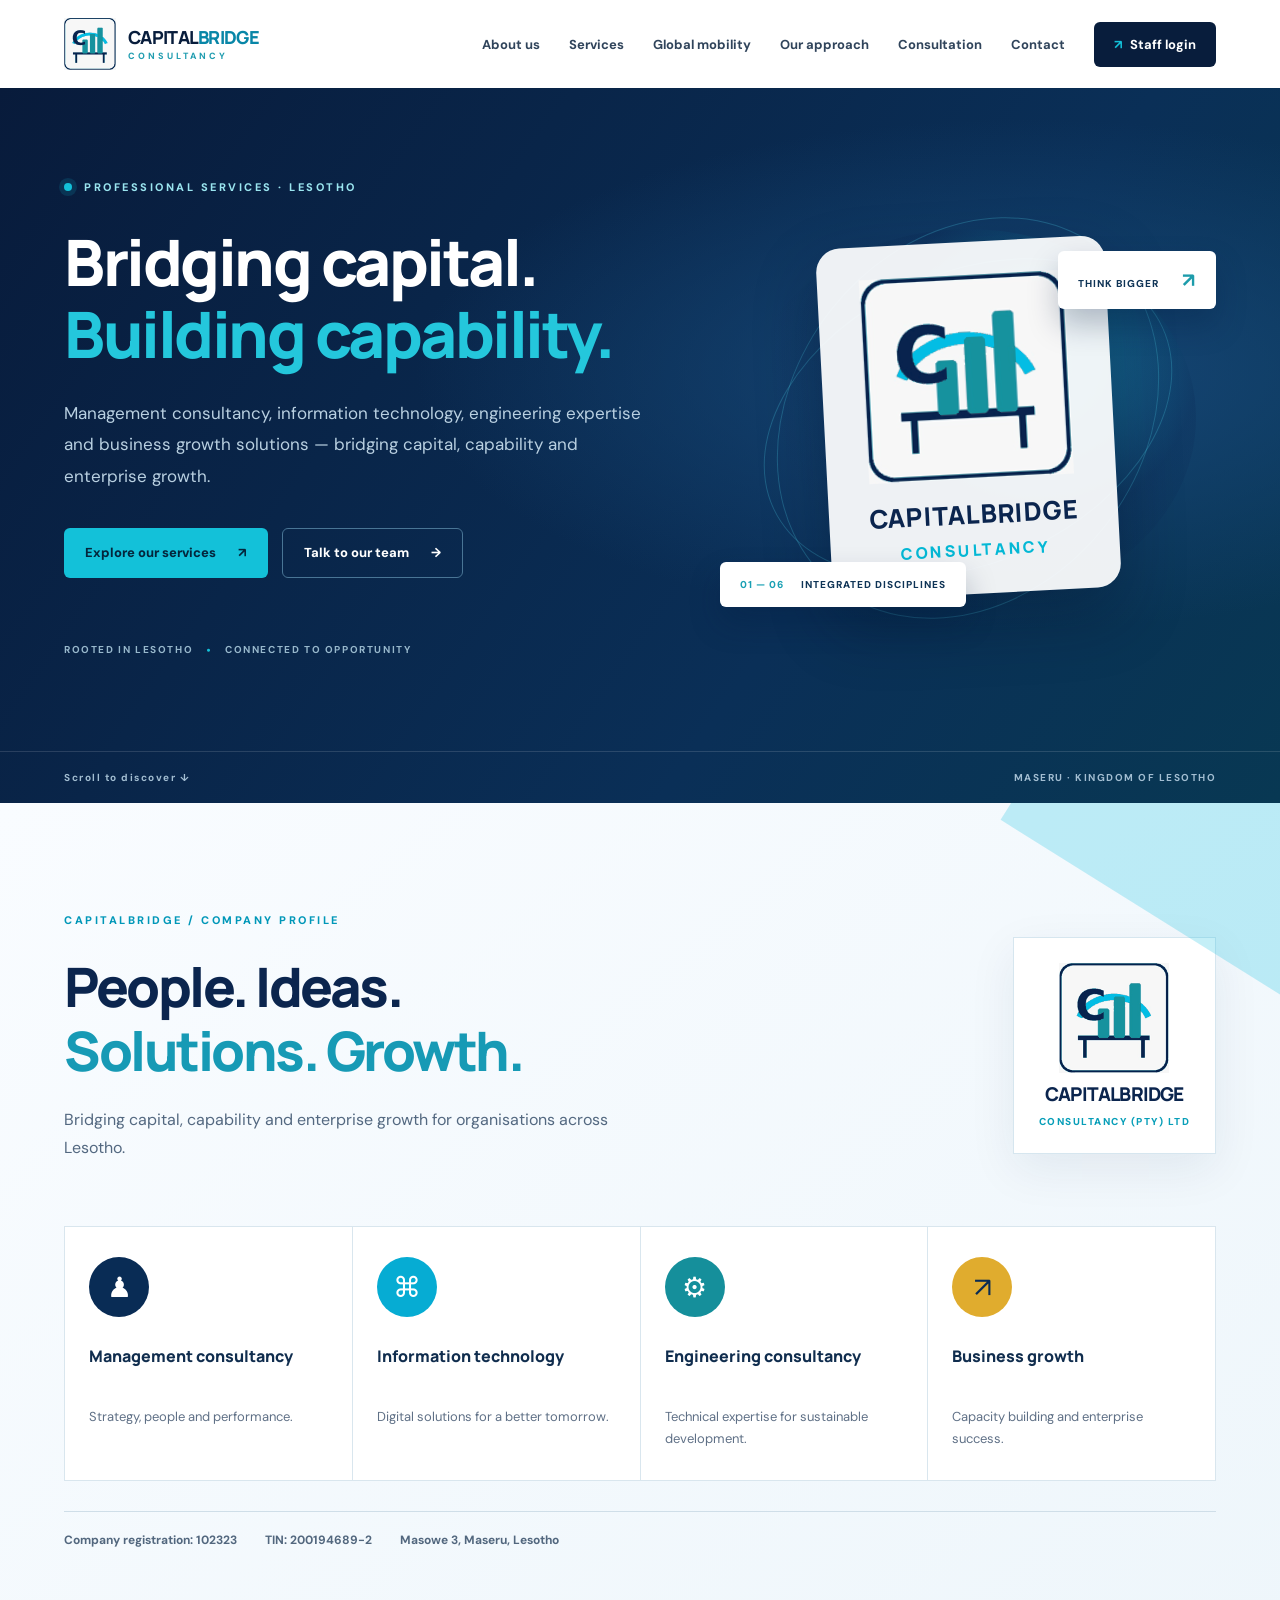
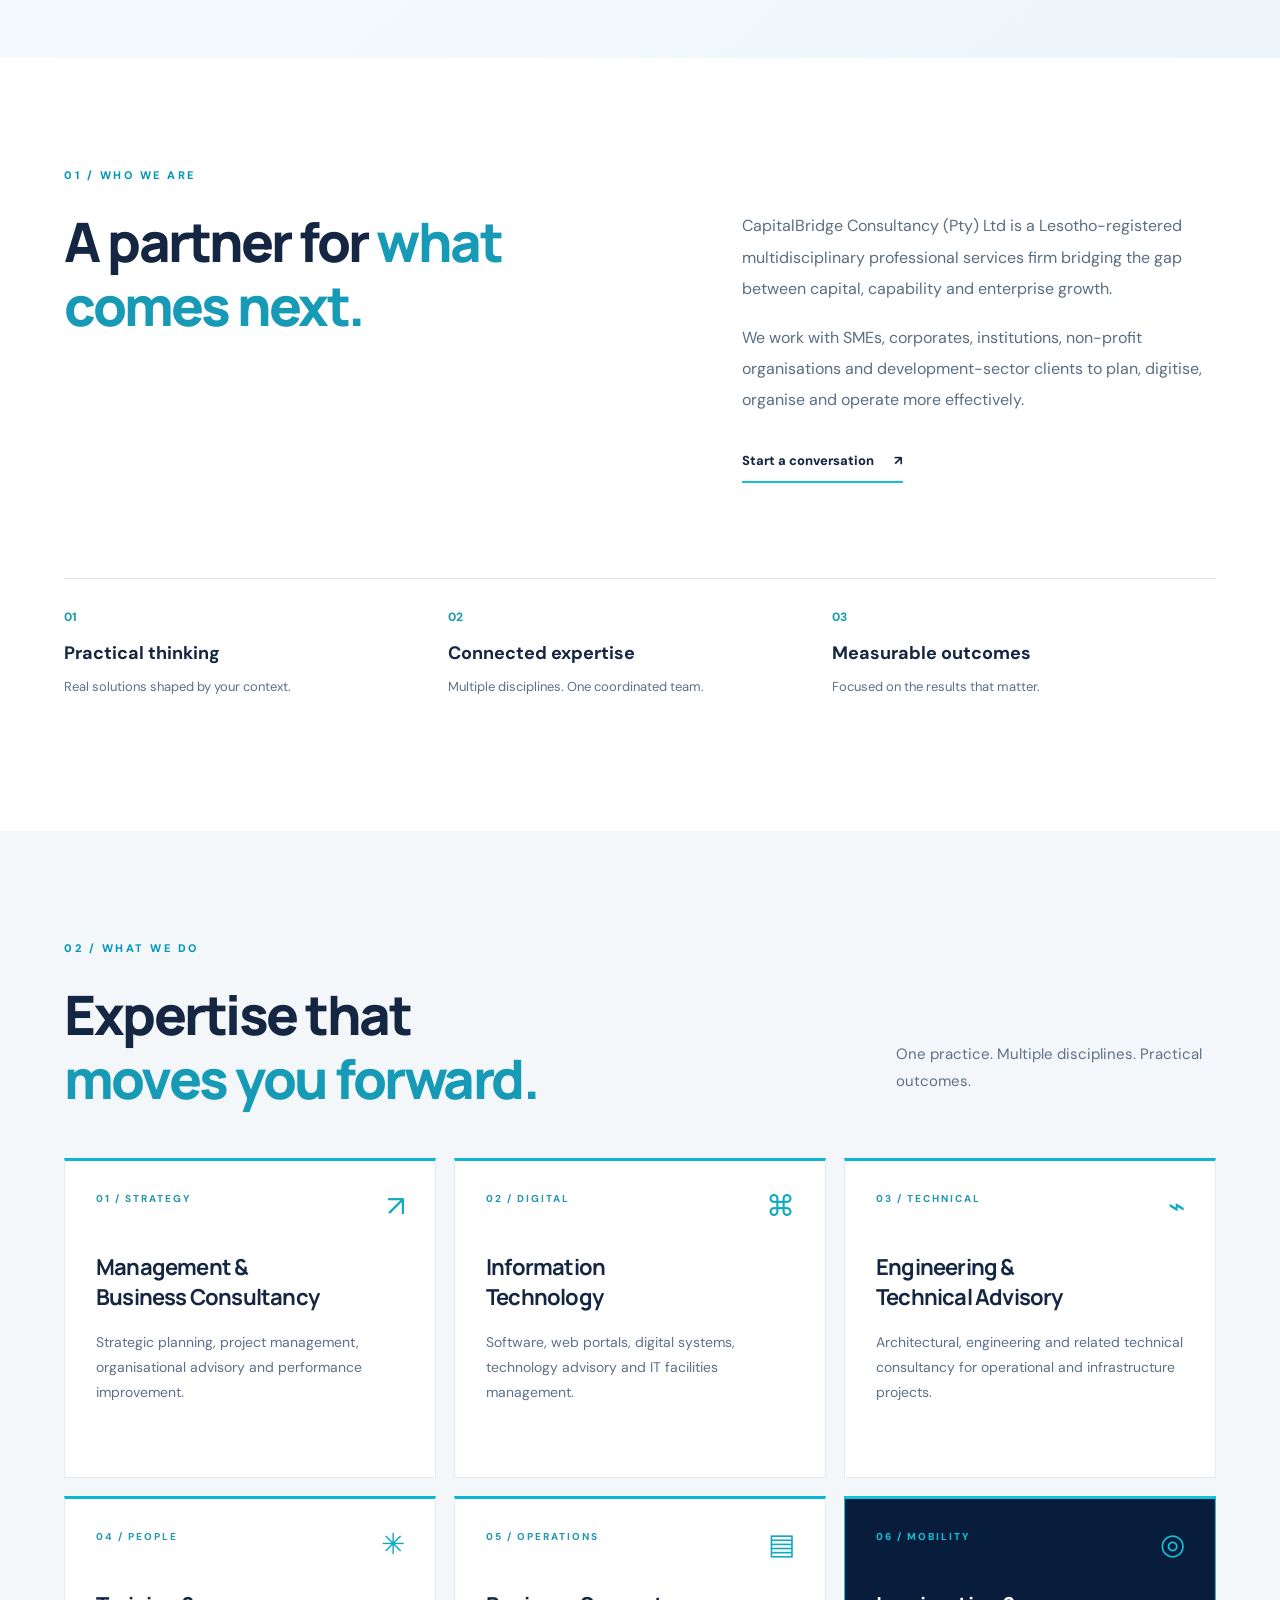
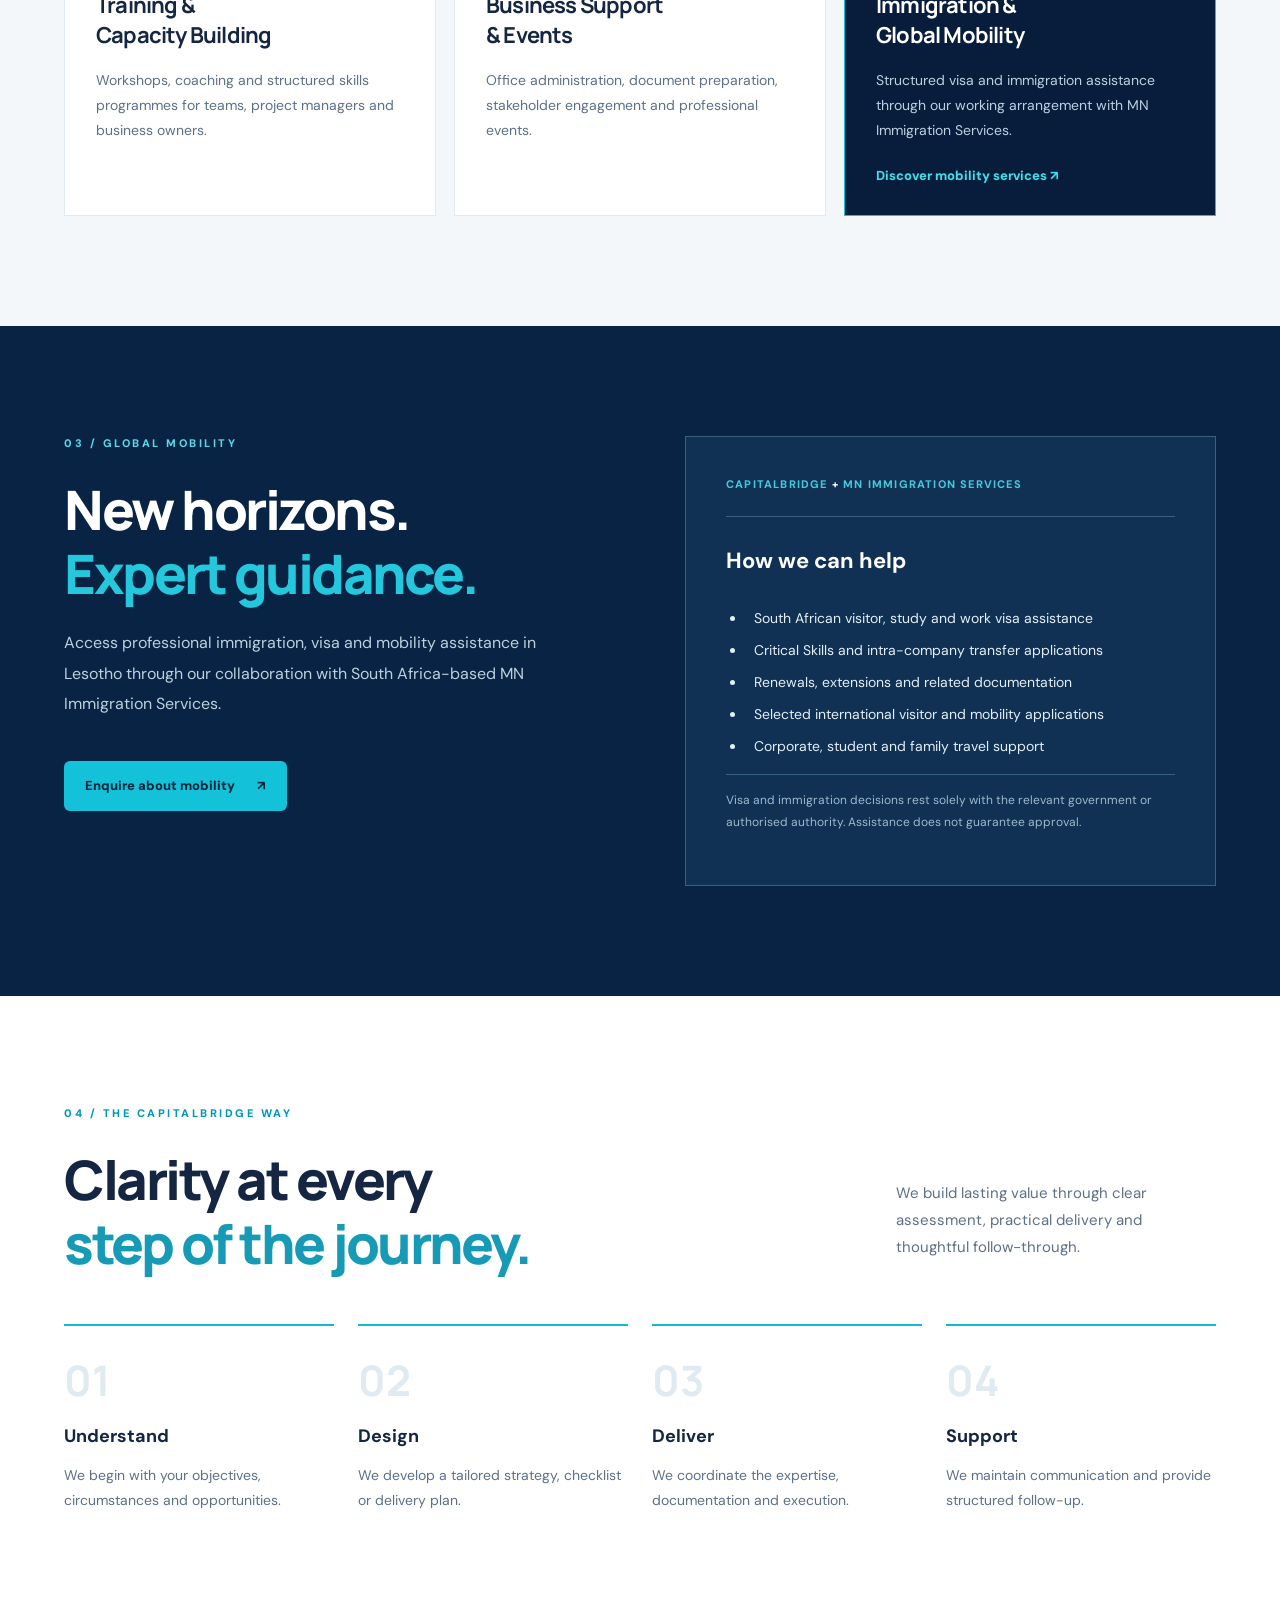
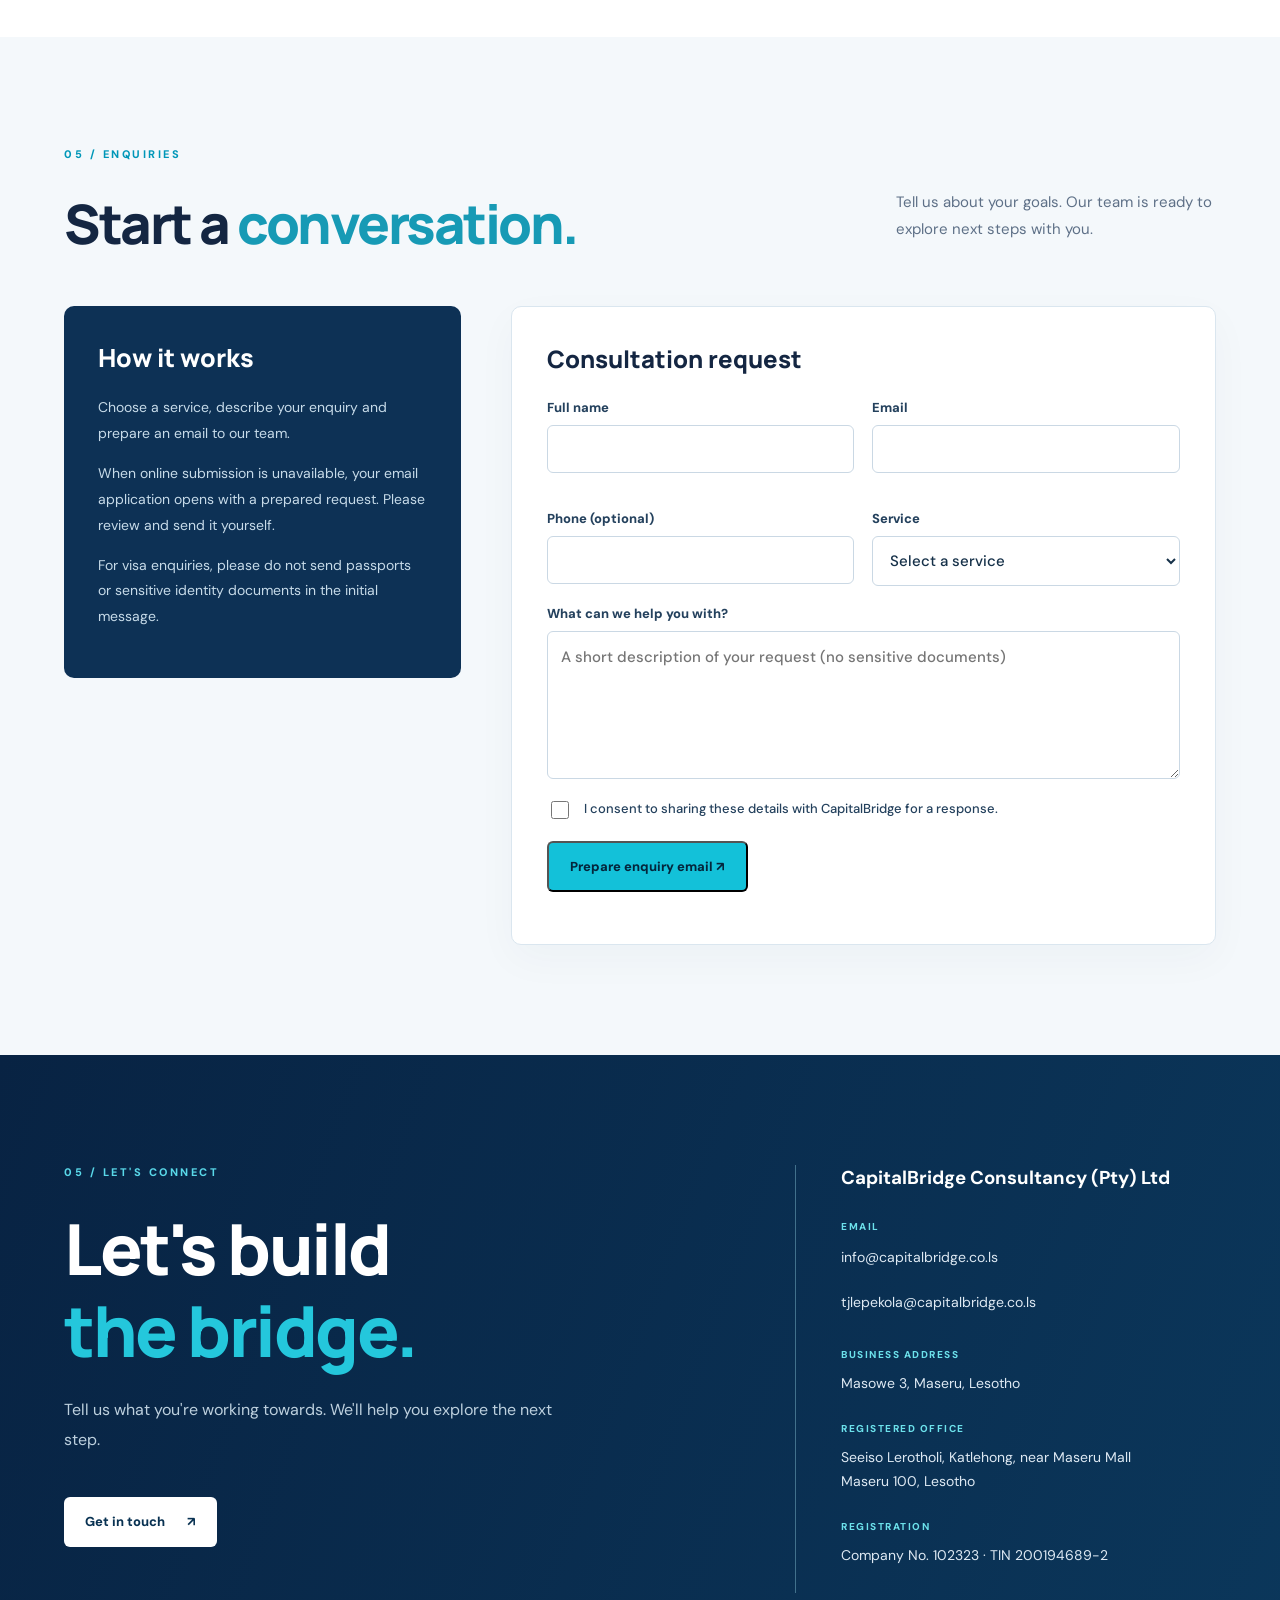
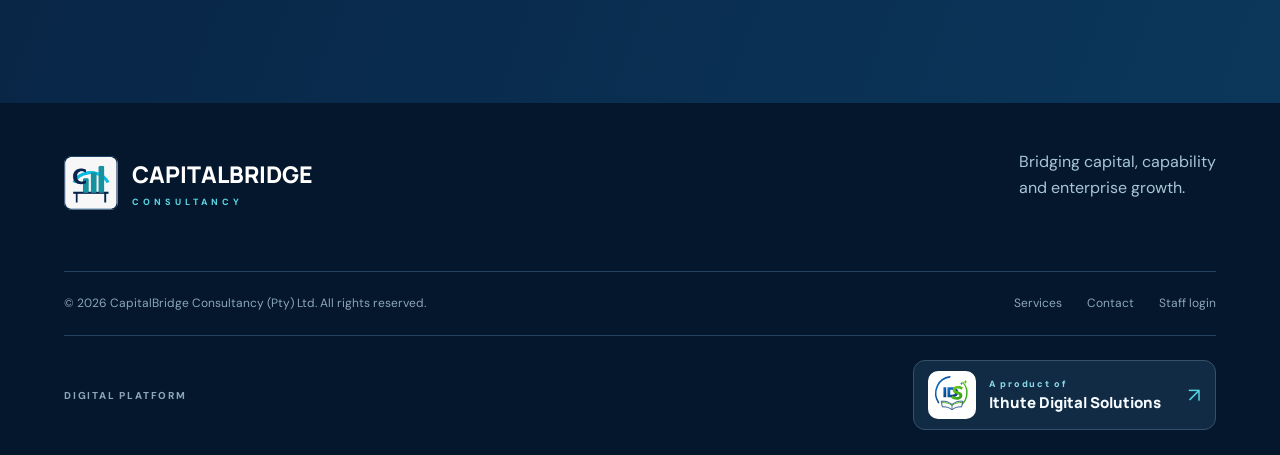
<file: web/index.html>
<!doctype html>
<html lang="en">
<head><meta charset="utf-8"><meta name="viewport" content="width=device-width, initial-scale=1"><meta name="theme-color" content="#071c3a"><meta name="description" content="CapitalBridge Consultancy — Lesotho-based management, technology, engineering and immigration & global mobility assistance."><title>CapitalBridge Consultancy | Bridging Capital, Capability & Enterprise Growth</title><link rel="icon" href="./capitalbridge-original-mark.png" type="image/png"><link rel="stylesheet" href="./landing.css"><script src="./landing.js" defer></script><script src="./consultation.js" defer></script></head>
<body>
<a href="#main" class="skip">Skip to content</a>
<header class="site-header"><div class="nav-container">
<a href="#top" class="brand" aria-label="CapitalBridge Consultancy home"><img class="brand-logo" src="./capitalbridge-original-mark.png" alt="" width="52" height="52"><span class="brand-text"><strong>CAPITAL<span>BRIDGE</span></strong><small>CONSULTANCY</small></span></a>
<button class="menu-toggle" id="menu-toggle" type="button" aria-label="Open navigation" aria-controls="site-nav" aria-expanded="false"><span></span><span></span><span></span></button>
<nav class="site-nav" id="site-nav" aria-label="Primary navigation"><a href="#about">About us</a><a href="#services">Services</a><a href="#mobility">Global mobility</a><a href="#approach">Our approach</a><a href="#consultation">Consultation</a><a href="#contact">Contact</a><a class="staff-link" href="./signin.html"><span aria-hidden="true">↗</span> Staff login</a></nav>
</div></header>
<main id="main">
<section class="hero" id="top"><div class="hero-grid"><div class="hero-content"><div class="eyebrow"><span class="pulse"></span> PROFESSIONAL SERVICES · LESOTHO</div><h1>Bridging capital.<br><em>Building capability.</em></h1><p>Management consultancy, information technology, engineering expertise and business growth solutions — bridging capital, capability and enterprise growth.</p><div class="hero-buttons"><a class="button button-primary" href="#services">Explore our services <span aria-hidden="true">↗</span></a><a class="button button-outline" href="#contact">Talk to our team <span aria-hidden="true">→</span></a></div><div class="hero-proof"><span>ROOTED IN LESOTHO</span><span class="dot">●</span><span>CONNECTED TO OPPORTUNITY</span></div></div><div class="hero-visual" aria-hidden="true"><div class="orbit orbit-one"></div><div class="orbit orbit-two"></div><div class="hero-logo-panel"><img src="./capitalbridge-original-mark.png" alt="" width="210" height="210"><span>CAPITALBRIDGE<small>CONSULTANCY</small></span></div><div class="hero-tag hero-tag-top">THINK BIGGER <b>↗</b></div><div class="hero-tag hero-tag-bottom"><span>01 — 06</span> INTEGRATED DISCIPLINES</div></div></div><div class="hero-bottom"><span>Scroll to discover <span aria-hidden="true">↓</span></span><span>MASERU · KINGDOM OF LESOTHO</span></div></section>
<section class="profile-highlight section" id="company-profile" aria-labelledby="profile-title"><div class="profile-heading"><div><div class="section-label">CAPITALBRIDGE / COMPANY PROFILE</div><h2 id="profile-title">People. Ideas.<br><span>Solutions. Growth.</span></h2><p>Bridging capital, capability and enterprise growth for organisations across Lesotho.</p></div><div class="profile-badge"><img src="./capitalbridge-original-mark.png" alt="CapitalBridge emblem" width="110" height="110"><strong>CAPITALBRIDGE</strong><span>CONSULTANCY (PTY) LTD</span></div></div><div class="profile-pillars"><article><span class="pillar-symbol" aria-hidden="true">♟</span><h3>Management consultancy</h3><p>Strategy, people and performance.</p></article><article><span class="pillar-symbol" aria-hidden="true">⌘</span><h3>Information technology</h3><p>Digital solutions for a better tomorrow.</p></article><article><span class="pillar-symbol" aria-hidden="true">⚙</span><h3>Engineering consultancy</h3><p>Technical expertise for sustainable development.</p></article><article><span class="pillar-symbol" aria-hidden="true">↗</span><h3>Business growth</h3><p>Capacity building and enterprise success.</p></article></div><div class="profile-meta"><span>Company registration: 102323</span><span>TIN: 200194689-2</span><span>Masowe 3, Maseru, Lesotho</span></div></section><section class="statement section" id="about"><div class="section-label">01 / WHO WE ARE</div><div class="statement-grid"><h2>A partner for <span>what comes next.</span></h2><div><p>CapitalBridge Consultancy (Pty) Ltd is a Lesotho-registered multidisciplinary professional services firm bridging the gap between capital, capability and enterprise growth.</p><p>We work with SMEs, corporates, institutions, non-profit organisations and development-sector clients to plan, digitise, organise and operate more effectively.</p><a class="text-link" href="#contact">Start a conversation <span aria-hidden="true">↗</span></a></div></div><div class="values"><div><span class="value-index">01</span><strong>Practical thinking</strong><p>Real solutions shaped by your context.</p></div><div><span class="value-index">02</span><strong>Connected expertise</strong><p>Multiple disciplines. One coordinated team.</p></div><div><span class="value-index">03</span><strong>Measurable outcomes</strong><p>Focused on the results that matter.</p></div></div></section>
<section class="services section" id="services"><div class="section-heading"><div><div class="section-label">02 / WHAT WE DO</div><h2>Expertise that<br><span>moves you forward.</span></h2></div><p>One practice. Multiple disciplines. Practical outcomes.</p></div><div class="service-grid">
<article class="service-card"><span class="service-num">01 / STRATEGY</span><span class="service-icon">↗</span><h3>Management &amp;<br>Business Consultancy</h3><p>Strategic planning, project management, organisational advisory and performance improvement.</p></article>
<article class="service-card"><span class="service-num">02 / DIGITAL</span><span class="service-icon">⌘</span><h3>Information<br>Technology</h3><p>Software, web portals, digital systems, technology advisory and IT facilities management.</p></article>
<article class="service-card"><span class="service-num">03 / TECHNICAL</span><span class="service-icon">⌁</span><h3>Engineering &amp;<br>Technical Advisory</h3><p>Architectural, engineering and related technical consultancy for operational and infrastructure projects.</p></article>
<article class="service-card"><span class="service-num">04 / PEOPLE</span><span class="service-icon">✳</span><h3>Training &amp;<br>Capacity Building</h3><p>Workshops, coaching and structured skills programmes for teams, project managers and business owners.</p></article>
<article class="service-card"><span class="service-num">05 / OPERATIONS</span><span class="service-icon">▤</span><h3>Business Support<br>&amp; Events</h3><p>Office administration, document preparation, stakeholder engagement and professional events.</p></article>
<article class="service-card featured"><span class="service-num">06 / MOBILITY</span><span class="service-icon">◎</span><h3>Immigration &amp;<br>Global Mobility</h3><p>Structured visa and immigration assistance through our working arrangement with MN Immigration Services.</p><a href="#mobility">Discover mobility services ↗</a></article>
</div></section>
<section class="mobility section" id="mobility"><div class="mobility-left"><div class="section-label light">03 / GLOBAL MOBILITY</div><h2>New horizons.<br><em>Expert guidance.</em></h2><p>Access professional immigration, visa and mobility assistance in Lesotho through our collaboration with South Africa-based MN Immigration Services.</p><a class="button button-primary" href="mailto:tjlepekola@capitalbridge.co.ls?subject=Immigration%20consultation%20request">Enquire about mobility <span aria-hidden="true">↗</span></a></div><div class="mobility-right"><div class="partner-pill">CAPITALBRIDGE <span>+</span> MN IMMIGRATION SERVICES</div><h3>How we can help</h3><ul><li>South African visitor, study and work visa assistance</li><li>Critical Skills and intra-company transfer applications</li><li>Renewals, extensions and related documentation</li><li>Selected international visitor and mobility applications</li><li>Corporate, student and family travel support</li></ul><p class="note">Visa and immigration decisions rest solely with the relevant government or authorised authority. Assistance does not guarantee approval.</p></div></section>
<section class="approach section" id="approach"><div class="section-heading"><div><div class="section-label">04 / THE CAPITALBRIDGE WAY</div><h2>Clarity at every<br><span>step of the journey.</span></h2></div><p>We build lasting value through clear assessment, practical delivery and thoughtful follow-through.</p></div><div class="process"><div><b>01</b><h3>Understand</h3><p>We begin with your objectives, circumstances and opportunities.</p></div><div><b>02</b><h3>Design</h3><p>We develop a tailored strategy, checklist or delivery plan.</p></div><div><b>03</b><h3>Deliver</h3><p>We coordinate the expertise, documentation and execution.</p></div><div><b>04</b><h3>Support</h3><p>We maintain communication and provide structured follow-up.</p></div></div></section>
<section class="consultation section" id="consultation"><div class="section-label">05 / ENQUIRIES</div><div class="section-heading"><h2>Start a <span>conversation.</span></h2><p>Tell us about your goals. Our team is ready to explore next steps with you.</p></div><div class="consultation-layout"><div class="consultation-intro"><h3>How it works</h3><p>Choose a service, describe your enquiry and prepare an email to our team.</p><p>When online submission is unavailable, your email application opens with a prepared request. Please review and send it yourself.</p><p>For visa enquiries, please do not send passports or sensitive identity documents in the initial message.</p></div><form id="consultation-form" class="consultation-form"><h3>Consultation request</h3><div class="form-grid"><label>Full name<input name="name" autocomplete="name" required maxlength="120"></label><label>Email<input name="email" autocomplete="email" type="email" required maxlength="200"></label><label>Phone (optional)<input name="phone" autocomplete="tel" type="tel" maxlength="30"></label><label>Service<select name="service" required><option value="">Select a service</option><option>Management &amp; Business Consultancy</option><option>Information Technology</option><option>Engineering &amp; Technical Advisory</option><option>Training &amp; Capacity Building</option><option>Business Support &amp; Events</option><option>Immigration &amp; Global Mobility</option></select></label></div><label>What can we help you with?<textarea name="message" required minlength="10" maxlength="2000" rows="5" placeholder="A short description of your request (no sensitive documents)"></textarea></label><label class="consent"><input name="consent" type="checkbox" required><span>I consent to sharing these details with CapitalBridge for a response.</span></label><button class="button button-primary" type="submit">Prepare enquiry email ↗</button><p id="consultation-status" role="status" aria-live="polite"></p></form></div></section><section class="contact section" id="contact"><div class="contact-main"><div class="section-label light">05 / LET'S CONNECT</div><h2>Let's build<br><em>the bridge.</em></h2><p>Tell us what you're working towards. We'll help you explore the next step.</p><a class="button button-light" href="mailto:info@capitalbridge.co.ls?subject=CapitalBridge%20consultation">Get in touch <span aria-hidden="true">↗</span></a></div><div class="contact-details"><h3>CapitalBridge Consultancy (Pty) Ltd</h3><div><span>EMAIL</span><div class="contact-email-links"><p class="contact-email-row"><a href="mailto:info@capitalbridge.co.ls">info@capitalbridge.co.ls</a></p><p class="contact-email-row"><a href="mailto:tjlepekola@capitalbridge.co.ls">tjlepekola@capitalbridge.co.ls</a></p></div></div><div><span>BUSINESS ADDRESS</span><p>Masowe 3, Maseru, Lesotho</p></div><div><span>REGISTERED OFFICE</span><p>Seeiso Lerotholi, Katlehong, near Maseru Mall<br>Maseru 100, Lesotho</p></div><div><span>REGISTRATION</span><p>Company No. 102323 · TIN 200194689-2</p></div></div></section>
</main><footer class="footer"><div class="footer-top"><a href="#top" class="footer-brand"><img src="./capitalbridge-original-mark.png" alt="" width="54" height="54"><span>CAPITALBRIDGE<small>CONSULTANCY</small></span></a><p>Bridging capital, capability<br>and enterprise growth.</p></div><div class="footer-bottom"><span>© <span id="year">2026</span> CapitalBridge Consultancy (Pty) Ltd. All rights reserved.</span><div><a href="#services">Services</a><a href="#contact">Contact</a><a href="./signin.html">Staff login</a></div></div><div class="footer-provider"><span class="provider-label">DIGITAL PLATFORM</span><a class="provider-brand" href="https://ithute.co.ls/" target="_blank" rel="noopener noreferrer"><img src="./ithute-ids-mark.svg" width="48" height="48" alt=""><span><small>A product of</small><strong>Ithute Digital Solutions</strong></span><span class="provider-arrow" aria-hidden="true">↗</span></a></div></footer>
<nav class="mobile-bottom-nav" aria-label="Mobile quick navigation">
<a href="#top" data-mobile-tab="top" aria-current="page"><span class="tab-icon" aria-hidden="true">⌂</span><span>Home</span></a>
<a href="#services" data-mobile-tab="services"><span class="tab-icon" aria-hidden="true">▦</span><span>Services</span></a>
<a href="#mobility" data-mobile-tab="mobility"><span class="tab-icon" aria-hidden="true">◎</span><span>Mobility</span></a>
<a href="#contact" data-mobile-tab="contact"><span class="tab-icon" aria-hidden="true">✉</span><span>Contact</span></a>
<a href="./signin.html" class="mobile-staff-tab"><span class="tab-icon" aria-hidden="true">↗</span><span>Staff</span></a>
</nav>
</body></html>
</file>
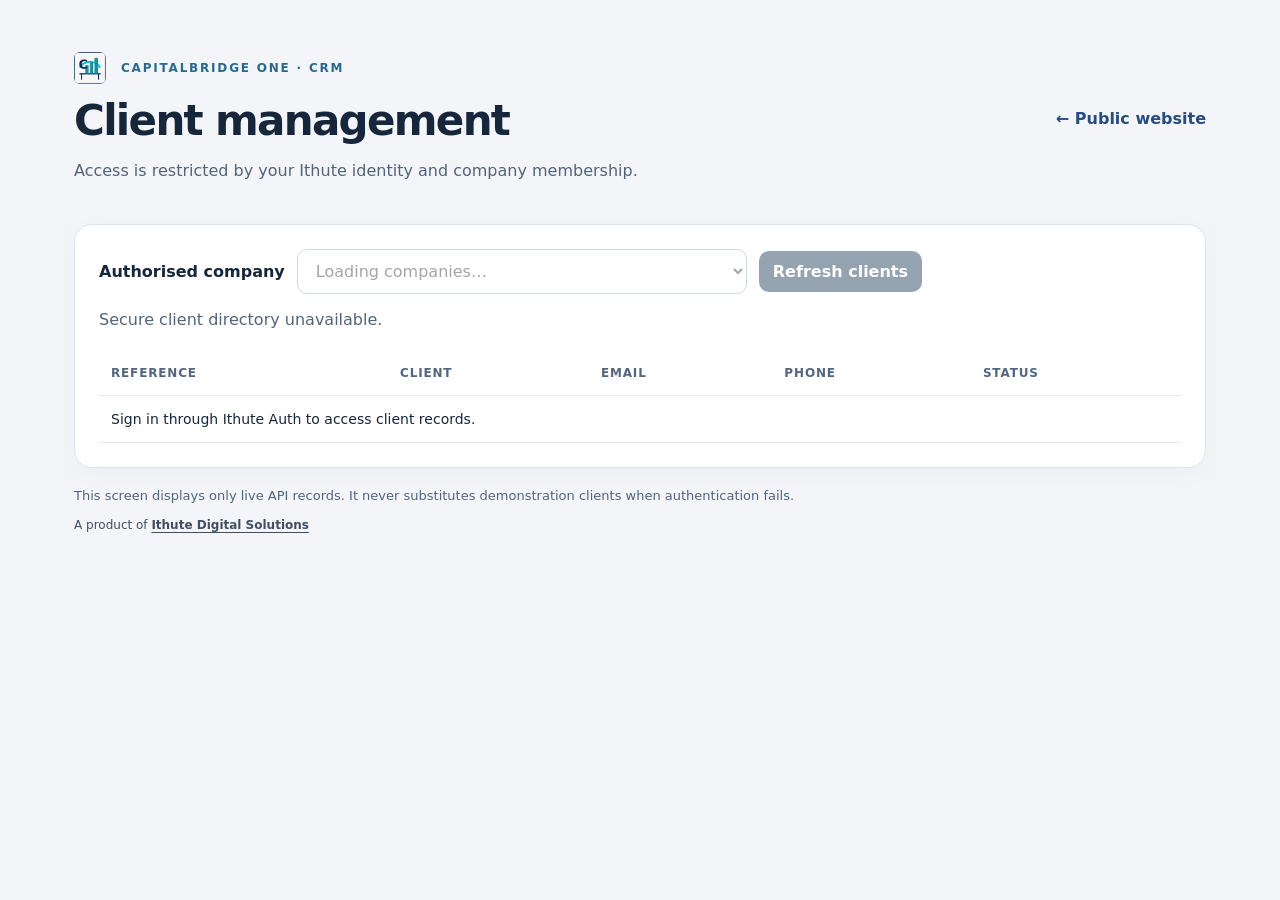
<file: web/clients.html>
<!doctype html>
<html lang="en"><head><meta charset="utf-8"><meta name="viewport" content="width=device-width, initial-scale=1">
<meta name="color-scheme" content="light"><title>Clients | CapitalBridge ONE</title>
<link rel="icon" href="./capitalbridge-original-mark.png" type="image/png"><link rel="stylesheet" href="./clients.css"></head>
<body><main class="shell">
<header><div><p class="eyebrow"><img src="./capitalbridge-original-mark.png" alt="" width="32" height="32" style="vertical-align:middle;margin-right:9px;border-radius:6px"> CAPITALBRIDGE ONE · CRM</p><h1>Client management</h1><p>Access is restricted by your Ithute identity and company membership.</p></div><a href="./index.html">← Public website</a></header>
<section class="panel"><div class="toolbar"><label for="company">Authorised company</label><select id="company" disabled><option value="">Loading companies…</option></select><button id="refresh" type="button" disabled>Refresh clients</button></div>
<p id="status" role="status" aria-live="polite">Checking your secure session…</p>
<div class="table-wrap"><table><thead><tr><th>Reference</th><th>Client</th><th>Email</th><th>Phone</th><th>Status</th></tr></thead><tbody id="client-rows"><tr><td colspan="5">No live records loaded.</td></tr></tbody></table></div></section>
<p class="footnote">This screen displays only live API records. It never substitutes demonstration clients when authentication fails.</p>
<div class="ithute-credit">A product of <a href="https://ithute.co.ls/" target="_blank" rel="noopener noreferrer">Ithute Digital Solutions</a></div></main><script src="./realtime-refresh.js" defer></script><script src="./clients.js" defer></script></body></html>
</file>
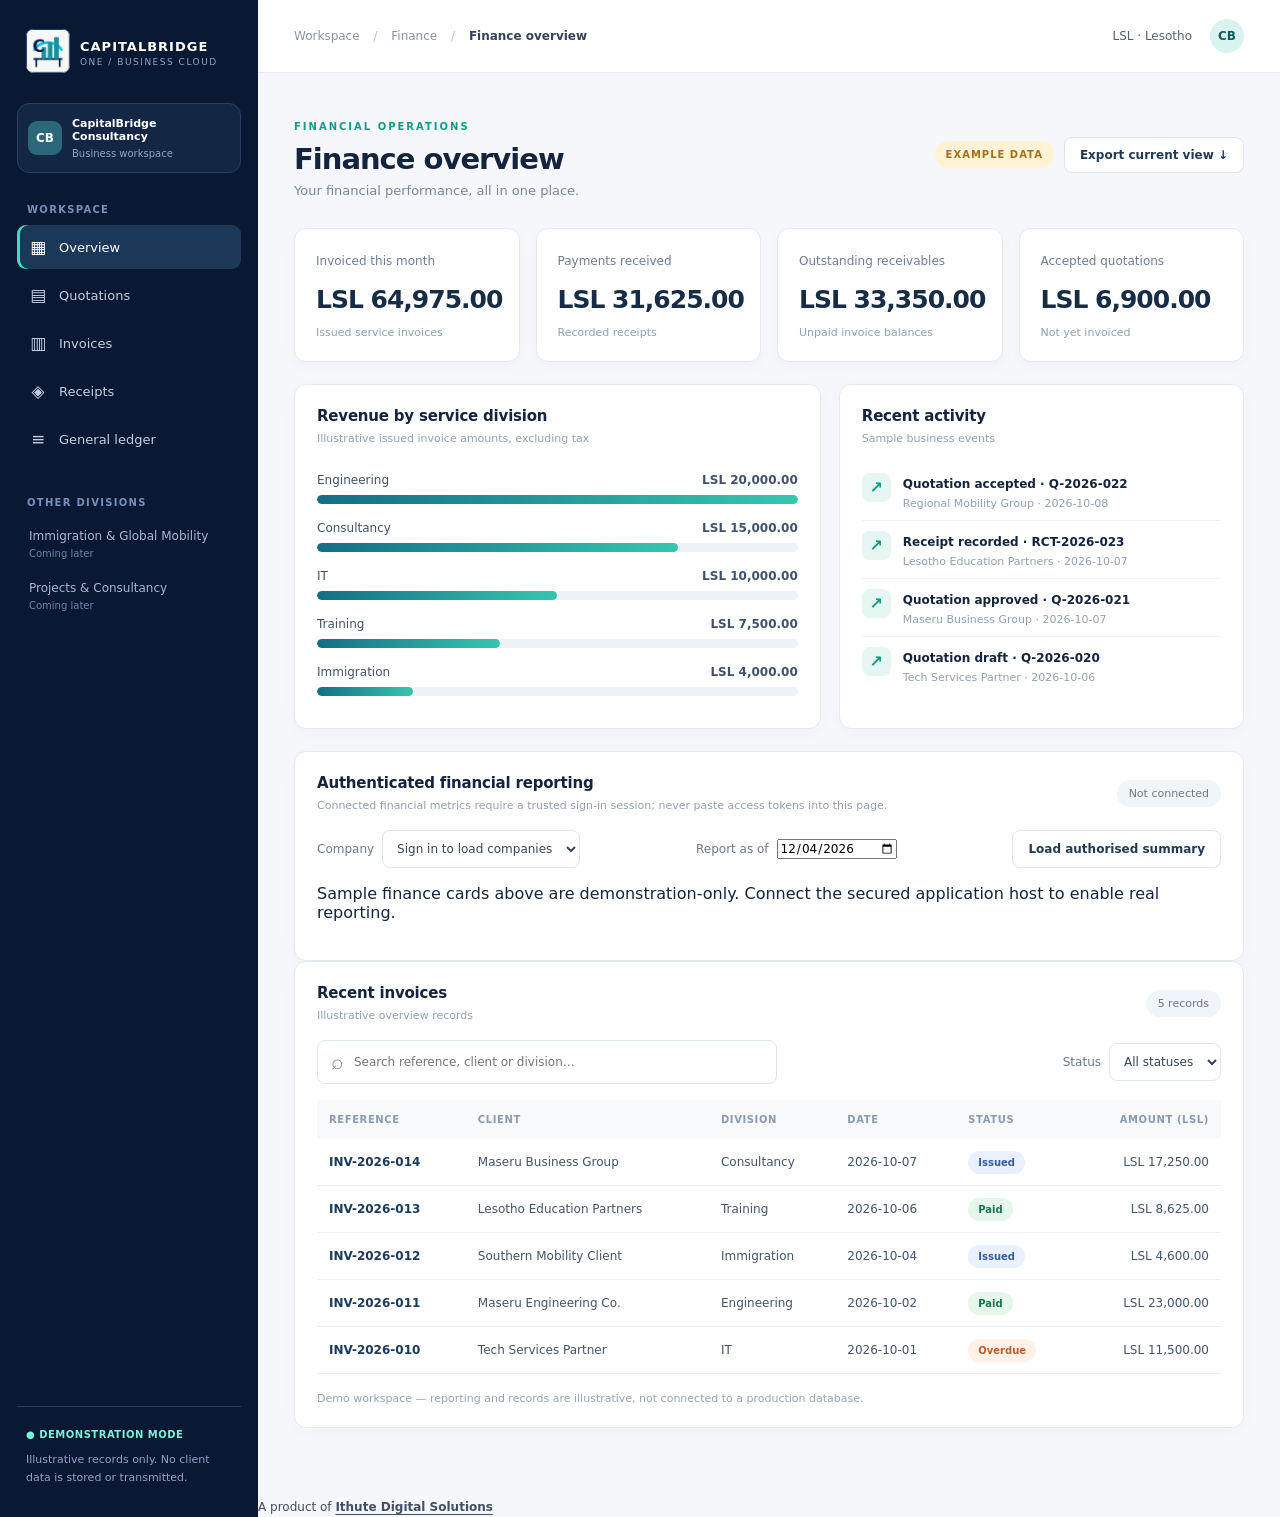
<file: web/finance.html>
<!doctype html>
<html lang="en"><head><meta charset="utf-8"><meta name="viewport" content="width=device-width,initial-scale=1">
<meta name="theme-color" content="#08152b"><title>Finance | CapitalBridge ONE</title>
<link rel="icon" href="./capitalbridge-original-mark.png" type="image/png"><link rel="stylesheet" href="./styles.css"></head>
<body>
<div class="shell">
<aside class="sidebar" aria-label="Primary navigation">
  <div class="brand"><img src="./capitalbridge-original-mark.png" alt="" width="44" height="44" style="width:44px;height:44px;object-fit:contain;border-radius:8px;background:white"><span><strong>CAPITALBRIDGE</strong><small>ONE / BUSINESS CLOUD</small></span></div>
  <div class="workspace"><span class="avatar">CB</span><span><strong>CapitalBridge Consultancy</strong><small>Business workspace</small></span></div>
  <p class="nav-label">WORKSPACE</p>
  <nav id="navigation">
    <a href="#overview" class="active" data-section="overview"><span>▦</span> Overview</a>
    <a href="#quotations" data-section="quotations"><span>▤</span> Quotations</a>
    <a href="#invoices" data-section="invoices"><span>▥</span> Invoices</a>
    <a href="#receipts" data-section="receipts"><span>◈</span> Receipts</a>
    <a href="#ledger" data-section="ledger"><span>≡</span> General ledger</a>
  </nav>
  <p class="nav-label">OTHER DIVISIONS</p>
  <div class="placeholder">Immigration & Global Mobility <span>Coming later</span></div>
  <div class="placeholder">Projects & Consultancy <span>Coming later</span></div>
  <div class="sidebar-bottom"><div class="demo-pill">● DEMONSTRATION MODE</div><p>Illustrative records only. No client data is stored or transmitted.</p></div>
</aside>
<div class="content">
<header class="topbar"><div class="mobile-brand">CAPITALBRIDGE <b>ONE</b></div><span class="crumb">Workspace <span>/</span> Finance <span>/</span> <b id="breadcrumb">Overview</b></span><div class="top-actions"><span class="flag">LSL · Lesotho</span><span class="user-icon" aria-label="Demonstration user">CB</span></div></header>
<main>
<div class="hero"><div><p class="eyebrow">FINANCIAL OPERATIONS</p><h1 id="section-heading">Finance overview</h1><p id="section-description">Your financial performance, all in one place.</p></div><div class="hero-actions"><span class="demo-tag">EXAMPLE DATA</span><button id="export" class="secondary">Export current view ↓</button></div></div>
<div id="overview">
<div class="kpis">
  <article class="kpi"><span>Invoiced this month</span><strong id="metric-invoiced">—</strong><small>Issued service invoices</small></article>
  <article class="kpi"><span>Payments received</span><strong id="metric-received">—</strong><small>Recorded receipts</small></article>
  <article class="kpi"><span>Outstanding receivables</span><strong id="metric-outstanding">—</strong><small>Unpaid invoice balances</small></article>
  <article class="kpi"><span>Accepted quotations</span><strong id="metric-accepted">—</strong><small>Not yet invoiced</small></article>
</div>
<div class="analytics">
 <section class="panel"><div class="panel-head"><div><h2>Revenue by service division</h2><p>Illustrative issued invoice amounts, excluding tax</p></div></div><div id="division-chart" class="bars"></div></section>
 <section class="panel activity"><div class="panel-head"><div><h2>Recent activity</h2><p>Sample business events</p></div></div><div id="activity-list"></div></section>
</div></div>
<section class="panel" id="live-finance" aria-labelledby="live-finance-heading">
<div class="panel-head"><div><h2 id="live-finance-heading">Authenticated financial reporting</h2><p>Connected financial metrics require a trusted sign-in session; never paste access tokens into this page.</p></div><span class="count" id="live-status">Not connected</span></div>
<div class="filters"><label class="status-label" for="finance-company">Company <select id="finance-company"><option value="">Sign in to load companies</option></select></label><label class="status-label" for="report-as-of">Report as of <input id="report-as-of" type="date"></label><button class="secondary" id="load-finance">Load authorised summary</button></div>
<p id="live-message" role="status" aria-live="polite">Sample finance cards above are demonstration-only. Connect the secured application host to enable real reporting.</p>
<div id="live-result" class="kpis hidden"><article class="kpi"><span>Posted revenue</span><strong id="live-revenue">—</strong></article><article class="kpi"><span>Posted expenses</span><strong id="live-expenses">—</strong></article><article class="kpi"><span>Operating result</span><strong id="live-result-total">—</strong></article></div>
</section><section class="panel records"><div class="panel-head"><div><h2 id="records-heading">Recent invoices</h2><p id="records-subtitle">Browse sample records below</p></div><span class="count" id="records-count"></span></div>
<div class="filters"><label class="search"><span aria-hidden="true">⌕</span><input id="search" placeholder="Search reference, client or division…" aria-label="Search finance records"></label>
<label class="status-label">Status <select id="status"><option value="all">All statuses</option></select></label></div>
<div class="table-wrap"><table><thead><tr><th>Reference</th><th>Client</th><th>Division</th><th>Date</th><th>Status</th><th class="amount">Amount (LSL)</th></tr></thead><tbody id="record-rows"></tbody></table></div>
<div class="records-footer">Demo workspace — reporting and records are illustrative, not connected to a production database.</div>
</section>
</main><div class="ithute-credit">A product of <a href="https://ithute.co.ls/" target="_blank" rel="noopener noreferrer">Ithute Digital Solutions</a></div></div></div>
<script src="./app.js" defer></script><script src="./finance-session-adapter.js" defer></script><script src="./finance-connection.js" defer></script></body></html>
</file>
<file: web/landing.css>
@import url('https://fonts.googleapis.com/css2?family=DM+Sans:wght@400;500;600;700;800&family=Manrope:wght@400;500;600;700;800&display=swap');
:root{--navy:#081d3c;--navy2:#0e2d54;--cyan:#13c1d9;--teal:#1d9caa;--gold:#c6a363;--text:#142642;--muted:#5e7087;--paper:#f7f9fc;--white:#fff}*{box-sizing:border-box}html{scroll-behavior:smooth;scroll-padding-top:90px}body{margin:0;color:var(--text);font-family:"DM Sans",Arial,sans-serif;background:var(--white)}a{color:inherit;text-decoration:none}button{font:inherit}.skip{position:absolute;left:1rem;top:-5rem;padding:.8rem 1rem;background:#fff;z-index:100}.skip:focus{top:1rem}.site-header{position:sticky;top:0;z-index:30;background:rgba(255,255,255,.97);box-shadow:0 1px 0 rgba(7,32,61,.09);backdrop-filter:blur(12px)}.nav-container{max-width:1360px;margin:auto;padding:0 5%;min-height:88px;display:flex;align-items:center;justify-content:space-between;gap:24px}.brand{display:flex;align-items:center;gap:12px;flex:none}.brand-icon{width:48px;height:48px;border:2px solid #0f3d6c;border-radius:12px;display:flex;align-items:flex-end;justify-content:center;gap:4px;padding:9px}.brand-icon i{display:block;width:7px;border-radius:5px 5px 0 0;background:var(--teal)}.brand-icon i:nth-child(1){height:18px}.brand-icon i:nth-child(2){height:27px;background:#0b589d}.brand-icon i:nth-child(3){height:34px;background:var(--cyan)}.brand-text{display:grid;line-height:1.13}.brand-text strong{font-family:Manrope,sans-serif;font-weight:800;color:var(--navy);font-size:18px;letter-spacing:-.7px}.brand-text strong span{color:#0886a7}.brand-text small{font-weight:800;color:#219db0;font-size:9px;letter-spacing:3px;margin-top:4px}.site-nav{display:flex;gap:29px;align-items:center}.site-nav>a{font-size:13px;font-weight:700;color:#30445b;white-space:nowrap;transition:color .2s}.site-nav>a:hover,.site-nav>a:focus-visible{color:#078ca5}.site-nav .staff-link{padding:14px 20px;background:var(--navy);color:#fff;border-radius:6px}.staff-link span{color:var(--cyan);margin-right:5px}.menu-toggle{display:none}.hero{color:#fff;background:radial-gradient(ellipse at 80% 40%,#164776 0,transparent 42%),linear-gradient(125deg,#081b3b,#0a2f57 65%,#083853);min-height:690px;overflow:hidden}.hero-grid{max-width:1360px;margin:auto;padding:92px 5% 95px;display:grid;grid-template-columns:1.1fr .9fr;align-items:center;min-height:620px;gap:50px}.eyebrow,.section-label{font-weight:800;letter-spacing:2.5px;font-size:11px}.eyebrow{color:#9ae5ef;display:flex;align-items:center;gap:12px}.pulse{width:8px;height:8px;border-radius:100%;background:var(--cyan);box-shadow:0 0 0 5px rgba(19,193,217,.14)}h1,h2,h3,p{margin-top:0}.hero h1,.section h2{font-family:Manrope,sans-serif;letter-spacing:-2.5px}.hero h1{font-size:clamp(43px,5vw,78px);line-height:1.13;margin:32px 0 27px;font-weight:800}.hero h1 em,.mobility h2 em,.contact h2 em{color:#24c7dc;font-style:normal}.hero-content>p{color:#b9d0e1;font-size:17px;line-height:1.85;max-width:585px}.hero-buttons{display:flex;align-items:center;gap:14px;flex-wrap:wrap;margin-top:36px}.button{min-height:50px;display:inline-flex;align-items:center;justify-content:center;gap:22px;padding:15px 21px;border-radius:6px;font-weight:800;font-size:13px;transition:transform .2s}.button:hover{transform:translateY(-2px)}.button-primary{background:var(--cyan);color:#04263c}.button-outline{border:1px solid #497595;color:#fff}.hero-proof{display:flex;align-items:center;gap:13px;color:#98b8cc;font-weight:700;letter-spacing:1.6px;font-size:10px;margin-top:65px}.hero-proof .dot{font-size:7px;color:var(--cyan)}.hero-visual{position:relative;height:450px;display:grid;place-items:center}.hero-visual:before{content:"";position:absolute;inset:8% 4%;border-radius:50%;background:radial-gradient(circle at 65% 35%,rgba(19,193,217,.4),rgba(9,36,80,.2) 42%,transparent 70%)}.orbit{position:absolute;border:1px solid rgba(72,197,221,.28);border-radius:50%;transform:rotate(-25deg)}.orbit-one{width:430px;height:290px}.orbit-two{width:350px;height:430px;transform:rotate(38deg)}.hero-monogram{font-family:Manrope,sans-serif;font-weight:800;font-size:clamp(140px,17vw,255px);letter-spacing:-25px;color:rgba(255,255,255,.87);text-shadow:0 18px 30px rgba(4,17,45,.3);z-index:1}.hero-monogram span{color:var(--cyan);font-size:.45em;vertical-align:top;letter-spacing:0}.hero-tag{position:absolute;z-index:2;background:#fff;color:#0f3456;padding:16px 20px;border-radius:6px;box-shadow:0 16px 30px #031a3d42;font-size:10px;font-weight:800;letter-spacing:1px}.hero-tag-top{right:0;top:13%}.hero-tag-top b{font-size:20px;margin-left:20px;color:#1d9cab}.hero-tag-bottom{bottom:8%;left:0}.hero-tag-bottom span{color:#1aa0b4;margin-right:14px}.hero-bottom{border-top:1px solid rgba(255,255,255,.13);padding:19px 5%;display:flex;justify-content:space-between;max-width:1360px;margin:auto;color:#a3bed2;font-size:10px;font-weight:700;letter-spacing:1.5px}.section{padding:110px max(5%,calc((100% - 1225px)/2))}.section-label{color:#0097b8;margin-bottom:28px}.section h2{font-size:clamp(35px,4.25vw,59px);line-height:1.17;font-weight:800}.section h2 span{color:#179ab5}.statement-grid{display:grid;grid-template-columns:1fr .82fr;gap:100px}.statement-grid p{font-size:16px;line-height:1.95;color:#5a6e82;margin-bottom:18px}.text-link{display:inline-flex;gap:20px;border-bottom:2px solid var(--cyan);font-size:13px;font-weight:800;padding:12px 0;margin-top:6px}.values{margin-top:95px;display:grid;grid-template-columns:repeat(3,1fr);border-top:1px solid #dde6ee}.values>div{padding:30px 38px 10px 0}.value-index{display:block;color:var(--teal);font-size:12px;font-weight:800;margin-bottom:16px}.values strong{display:block;font-size:18px}.values p{color:var(--muted);font-size:13px;line-height:1.8;margin-top:10px}.services{background:#f3f7fa}.section-heading{display:flex;align-items:end;justify-content:space-between;gap:45px;margin-bottom:48px}.section-heading h2{margin:0}.section-heading>p{max-width:320px;color:var(--muted);line-height:1.8;font-size:15px}.service-grid{display:grid;grid-template-columns:repeat(3,minmax(0,1fr));gap:18px}.service-card{min-height:320px;position:relative;padding:31px;background:white;border:1px solid #e2ebf1;border-top:3px solid #0bb7d0;display:flex;flex-direction:column;transition:transform .2s,box-shadow .2s}.service-card:hover{transform:translateY(-5px);box-shadow:0 18px 35px #173a5c10}.service-num{font-size:10px;letter-spacing:2px;color:#2399ae;font-weight:800}.service-icon{position:absolute;top:26px;right:30px;color:#0daac0;font-size:29px}.service-card h3{font-family:Manrope,sans-serif;font-size:22px;line-height:1.35;letter-spacing:-.8px;margin:48px 0 17px}.service-card p{color:var(--muted);font-size:14px;line-height:1.8}.service-card.featured{background:var(--navy);border-color:var(--cyan);color:#fff}.featured .service-num,.featured .service-icon{color:var(--cyan)}.featured p{color:#bdd0e2}.featured a{color:#3ee1ed;font-size:13px;font-weight:800;margin-top:auto}.mobility{display:grid;grid-template-columns:1fr 1fr;background:#082343;color:#fff;gap:90px}.section-label.light{color:#59d8e9}.mobility h2,.contact h2{margin-bottom:23px}.mobility-left>p,.contact-main>p{color:#bdd0de;font-size:16px;line-height:1.9;max-width:510px}.mobility-left .button{margin-top:25px}.mobility-right{border:1px solid #38617d;background:#103154;padding:40px}.partner-pill{color:#45c9d8;letter-spacing:1.2px;font-size:11px;font-weight:800;border-bottom:1px solid #38617d;padding-bottom:25px}.partner-pill span{color:#fff}.mobility-right h3{font-size:22px;margin:29px 0}.mobility-right ul{padding-left:20px;color:#e3eef5;line-height:2;font-size:14px}.mobility-right li{padding-left:8px;margin-bottom:4px}.note{font-size:12px;color:#9eb9cb;line-height:1.8;padding-top:15px;border-top:1px solid #38617d}.process{display:grid;grid-template-columns:repeat(4,1fr);gap:24px}.process>div{border-top:2px solid #12bad1;padding-top:25px}.process b{font-family:Manrope,sans-serif;font-size:42px;color:#e0ebf1}.process h3{font-size:18px;margin:15px 0}.process p{color:var(--muted);font-size:14px;line-height:1.8}.contact{background:linear-gradient(110deg,#082343,#0b375b);display:grid;grid-template-columns:1.2fr .8fr;gap:100px;color:white}.contact h2{font-size:clamp(46px,5.5vw,72px)}.button-light{background:#fff;color:#093252;margin-top:25px}.contact-details{border-left:1px solid #42718c;padding-left:45px}.contact-details h3{margin-bottom:30px}.contact-details>div{margin-bottom:26px}.contact-details span{display:block;color:#6ce1eb;letter-spacing:1.5px;font-size:10px;font-weight:800;margin-bottom:10px}.contact-details p,.contact-details a{font-size:14px;line-height:1.75;color:#dee9f3}.contact-details a:hover{text-decoration:underline}.footer{padding:46px 5% 25px;background:#04172c;color:white}.footer-top,.footer-bottom{max-width:1225px;margin:auto;display:flex;justify-content:space-between}.footer-top{align-items:center;padding-bottom:55px}.footer-brand{font:800 23px Manrope,sans-serif;letter-spacing:-1px}.footer-brand span{color:var(--cyan)}.footer-brand small{display:block;font:800 9px "DM Sans",sans-serif;color:#5bd5e3;letter-spacing:4px;margin-top:6px}.footer-top p{color:#a8c6d6;line-height:1.6}.footer-bottom{gap:20px;border-top:1px solid #23435c;padding-top:23px;color:#8ca6b8;font-size:12px}.footer-bottom>div{display:flex;gap:25px}.footer-bottom a:hover{color:var(--cyan)}a:focus-visible,button:focus-visible{outline:3px solid var(--cyan);outline-offset:4px}
@media(max-width:1050px){.site-nav{gap:15px}.site-nav>a{font-size:12px}.brand-text strong{font-size:15px}.hero-grid{gap:8px}.orbit-one{width:340px}.orbit-two{width:290px}.section{padding:80px 5%}.mobility,.contact{gap:45px}}
@media(max-width:800px){.nav-container{min-height:72px}.menu-toggle{display:flex;flex-direction:column;justify-content:center;gap:5px;width:42px;height:42px;border:0;background:none;cursor:pointer}.menu-toggle span{height:2px;width:24px;background:var(--navy)}.site-nav{display:none;position:absolute;left:0;right:0;top:72px;padding:18px 5% 28px;background:white;box-shadow:0 15px 25px #071c3a18;align-items:stretch;flex-direction:column;gap:0}.site-nav.open{display:flex}.site-nav>a{padding:13px;font-size:14px}.site-nav .staff-link{text-align:center;margin-top:7px}.hero-grid{grid-template-columns:1fr;padding-top:68px;padding-bottom:55px}.hero-visual{height:230px}.hero-monogram{font-size:120px;letter-spacing:-10px}.orbit-one{width:300px;height:200px}.orbit-two{width:230px;height:230px}.hero-tag{font-size:8px;padding:10px}.hero-proof{margin-top:37px}.statement-grid,.mobility,.contact{grid-template-columns:1fr;gap:30px}.values{margin-top:50px}.service-grid{grid-template-columns:repeat(2,1fr)}.contact-details{border-left:0;border-top:1px solid #42718c;padding:30px 0 0}.section-heading{align-items:start;flex-direction:column;gap:18px}.process{grid-template-columns:repeat(2,1fr)}}
@media(max-width:520px){.brand-icon{width:39px;height:39px}.brand-text strong{font-size:14px}.brand-text small{font-size:8px;letter-spacing:2px}.hero{min-height:0}.hero-grid{padding:48px 6%}.hero h1{letter-spacing:-1.9px}.hero-content>p{font-size:15px}.hero-visual{height:190px}.hero-tag-bottom{left:8%}.hero-bottom{padding:16px 6%;font-size:9px}.hero-bottom span:last-child{display:none}.section{padding:68px 6%}.section h2{letter-spacing:-1.4px}.values{grid-template-columns:1fr}.values>div{padding:20px 0;border-bottom:1px solid #dbe7ed}.service-grid{grid-template-columns:1fr}.service-card{min-height:270px}.service-card h3{margin-top:32px}.mobility-right{padding:27px}.process{grid-template-columns:1fr 1fr;gap:18px}.process h3{font-size:16px}.process p{font-size:13px}.footer-top,.footer-bottom{flex-direction:column;gap:17px}.footer-bottom>div{flex-wrap:wrap}}@media(prefers-reduced-motion:reduce){html{scroll-behavior:auto}*{transition:none!important}}

/* Responsive touch-first navigation and overflow safeguards. */
html,body{max-width:100%;overflow-x:clip}
.mobile-bottom-nav{display:none}
@media(max-width:800px){
  body{padding-bottom:calc(77px + env(safe-area-inset-bottom,0px))}
  .mobile-bottom-nav{position:fixed;z-index:80;inset:auto 0 0;display:grid;grid-template-columns:repeat(5,minmax(0,1fr));height:calc(68px + env(safe-area-inset-bottom,0px));padding:5px 7px calc(5px + env(safe-area-inset-bottom,0px));background:rgba(255,255,255,.98);border-top:1px solid #d6e2eb;box-shadow:0 -9px 28px #081d3c12;backdrop-filter:blur(16px)}
  .mobile-bottom-nav>a{display:flex;min-width:0;min-height:48px;flex-direction:column;align-items:center;justify-content:center;gap:2px;border-radius:10px;color:#49617b;font-weight:800;font-size:10px;line-height:1.3}
  .mobile-bottom-nav .tab-icon{font-size:22px;line-height:1.2;font-weight:700}
  .mobile-bottom-nav>a[aria-current="page"]{color:#066b8d;background:#e5f8fb}
  .mobile-bottom-nav .mobile-staff-tab{background:#081d3c;color:white}
  .mobile-bottom-nav>a:focus-visible{outline-offset:-3px}
  .hero-grid,.statement-grid,.section-heading,.mobility,.contact{min-width:0}
  .hero-content,.hero-visual,.statement-grid>*,.mobility>*,.contact>*{min-width:0}
  .site-nav{max-height:calc(100dvh - 155px);overflow-y:auto}
  .section{scroll-margin-top:80px}
  .footer{padding-bottom:35px}
}
@media(max-width:520px){
  .hero-grid{padding-inline:6%}
  .hero h1{font-size:clamp(36px,10.8vw,56px);overflow-wrap:break-word}
  .hero-buttons .button{min-height:48px}
  .hero-proof{flex-wrap:wrap;line-height:1.7}
  .hero-visual{max-width:100%}
  .orbit-one{max-width:85vw}
  .orbit-two{max-width:72vw}
  .hero-monogram{font-size:clamp(80px,28vw,130px)}
  .hero-tag{max-width:64%;font-size:8px}
  .section h2{font-size:clamp(31px,9vw,45px)}
  .process{grid-template-columns:1fr}
  .contact-details p,.contact-details a{overflow-wrap:anywhere}
  .footer-bottom{overflow-wrap:anywhere}
}
@media(max-width:350px){
  .brand-text strong{font-size:12px}
  .brand-text small{letter-spacing:1px}
  .mobile-bottom-nav{padding-inline:2px}
  .mobile-bottom-nav>a{font-size:9px}
  .mobile-bottom-nav .tab-icon{font-size:20px}
  .button{width:100%}
}
@media(hover:hover){.mobile-bottom-nav>a:hover{color:#066b8d;background:#e5f8fb}}


/* Public consultation enquiry — progressive, no backend collection. */
.consultation{background:#f4f8fb}
.consultation .section-heading{align-items:center}
.consultation-layout{display:grid;grid-template-columns:.72fr 1.28fr;gap:50px;align-items:start}
.consultation-intro{padding:34px;background:#0d3155;color:#fff;border-radius:10px}
.consultation-intro h3{font:800 25px Manrope,sans-serif;margin-bottom:20px}
.consultation-intro p{color:#c7dbe9;line-height:1.85;font-size:14px}
.consultation-form{padding:35px;border:1px solid #dae6ef;background:#fff;border-radius:10px;box-shadow:0 14px 42px #10355709}
.consultation-form h3{font:800 24px Manrope,sans-serif}
.form-grid{display:grid;grid-template-columns:repeat(2,minmax(0,1fr));gap:18px}
.consultation-form label{display:flex;flex-direction:column;gap:9px;font-size:13px;font-weight:800;color:#24415d;margin-bottom:19px}
.consultation-form input:not([type=checkbox]),.consultation-form select,.consultation-form textarea{font:500 15px "DM Sans",Arial,sans-serif;width:100%;min-width:0;border:1px solid #cad8e4;border-radius:6px;padding:13px;background:#fff;color:#163149}
.consultation-form input:focus-visible,.consultation-form textarea:focus-visible,.consultation-form select:focus-visible{outline:3px solid #11b9d066;outline-offset:1px;border-color:#088aa7}
.consultation-form textarea{resize:vertical;min-height:115px;line-height:1.6}
.consultation-form .consent{flex-direction:row;align-items:flex-start;gap:12px;line-height:1.65;font-weight:500}
.consultation-form .consent input{width:18px;height:18px;accent-color:#0688a8;flex:none}
#consultation-status{color:#28617d;font-size:13px;line-height:1.6;margin:17px 0 0}
@media(max-width:850px){.consultation-layout{grid-template-columns:1fr;gap:20px}}
@media(max-width:570px){.consultation-form,.consultation-intro{padding:23px}.form-grid{grid-template-columns:1fr}.consultation-form .button{width:100%}}

/* CapitalBridge visual identity based on supplied company logo. */
.brand-logo{width:52px;height:52px;object-fit:contain;flex-shrink:0}.hero-logo-panel{position:relative;z-index:2;display:flex;align-items:center;flex-direction:column;gap:18px;background:#ffffffed;border-radius:24px;padding:33px 40px;box-shadow:0 26px 65px #02112655;transform:rotate(-3deg)}.hero-logo-panel img{width:clamp(125px,16vw,210px);height:auto}.hero-logo-panel>span{color:#0b254e;font:800 clamp(17px,2vw,27px) Manrope,sans-serif;letter-spacing:.03em;text-align:center}.hero-logo-panel small{display:block;color:#04b8d5;font-size:.62em;letter-spacing:.16em;margin-top:7px}.footer-brand{display:flex;align-items:center;gap:14px;letter-spacing:0}.footer-brand>img{border-radius:8px}.footer-brand>span{color:white}.footer-brand small{color:#5bd5e3}.contact-details>div a{display:block;overflow-wrap:anywhere;margin-bottom:8px}@media(max-width:520px){.brand-logo{width:40px;height:40px}.hero-logo-panel{padding:15px 25px;gap:8px}.hero-logo-panel img{width:115px}.hero-logo-panel>span{font-size:16px}.footer-brand{font-size:18px}}

/* Business-profile feature inspired by CapitalBridge's supplied company profile. */
.profile-highlight{background:linear-gradient(140deg,#f9fcff 0%,#eef6fb 100%);position:relative;overflow:hidden}
.profile-highlight:before{content:"";position:absolute;width:420px;height:420px;right:-220px;top:-260px;background:#04b9dc;transform:rotate(32deg);opacity:.23;pointer-events:none}
.profile-heading{display:grid;grid-template-columns:minmax(0,1fr) 245px;align-items:center;gap:45px;margin-bottom:48px}
.profile-heading h2{color:#0b254e;margin-bottom:24px}.profile-heading p{font-size:16px;line-height:1.75;max-width:580px;color:#536880}
.profile-badge{justify-self:end;background:#fff;border:1px solid #d6e6ef;box-shadow:0 15px 45px #06234b13;padding:25px;text-align:center;display:flex;align-items:center;flex-direction:column;gap:8px}
.profile-badge img{width:110px;height:110px}.profile-badge strong{font:800 19px Manrope,sans-serif;color:#0b254e;letter-spacing:-.8px}.profile-badge span{font-size:10px;font-weight:800;letter-spacing:1.5px;color:#079eb8}
.profile-pillars{display:grid;grid-template-columns:repeat(4,minmax(0,1fr));gap:1px;background:#d9e6ee;border:1px solid #d9e6ee}
.profile-pillars article{background:#fff;min-width:0;padding:30px 24px}
.pillar-symbol{display:grid;place-items:center;width:60px;height:60px;border-radius:50%;background:#092c55;color:white;font-size:28px;margin-bottom:28px}
.profile-pillars article:nth-child(2) .pillar-symbol{background:#06acd3}.profile-pillars article:nth-child(3) .pillar-symbol{background:#158f9b}.profile-pillars article:nth-child(4) .pillar-symbol{background:#e0ac2e;color:#092c55}
.profile-pillars h3{color:#102d4e;font:800 16px Manrope,sans-serif;line-height:1.4;min-height:45px}.profile-pillars p{font-size:13px;line-height:1.7;color:#5f7086;margin:0}
.profile-meta{border-top:1px solid #cfdee8;margin-top:30px;padding-top:20px;display:flex;gap:12px 28px;flex-wrap:wrap;font-size:12px;color:#52677e;font-weight:700}
@media(max-width:820px){.profile-heading{grid-template-columns:1fr 180px;gap:24px}.profile-pillars{grid-template-columns:repeat(2,minmax(0,1fr))}.profile-pillars article{padding:24px}}
@media(max-width:520px){.profile-heading{grid-template-columns:1fr}.profile-badge{justify-self:start;flex-direction:row;flex-wrap:wrap;text-align:left}.profile-badge img{width:65px;height:65px}.profile-pillars{grid-template-columns:1fr 1fr}.profile-pillars article{padding:18px}.profile-pillars h3{font-size:14px;min-height:0}.profile-pillars p{font-size:12px}.pillar-symbol{width:46px;height:46px;font-size:23px;margin-bottom:18px}}

/* Separate accessible contact links on narrow and wide screens. */
.contact-email-links{display:grid;grid-template-columns:minmax(0,1fr);gap:12px;margin-top:12px;min-width:0}
.contact-email-links>a{display:block;max-width:100%;min-width:0;overflow-wrap:anywhere;word-break:normal;line-height:1.55;text-decoration:none}
.contact-email-links>a:hover{text-decoration:underline}
.contact-email-links>a:focus-visible{outline:3px solid var(--cyan);outline-offset:3px}

/* Quiet product attribution while retaining CapitalBridge corporate identity. */
.ithute-credit{font-size:12px;line-height:1.6;color:inherit;opacity:.8;overflow-wrap:anywhere}
.ithute-credit a{color:inherit;text-decoration:underline;text-underline-offset:3px;font-weight:700}
.ithute-credit a:hover{opacity:1}
.ithute-credit a:focus-visible{outline:2px solid #13c1d9;outline-offset:3px}

/* Authentic Ithute product-credit panel aligned with CapitalBridge footer content. */
.footer-provider{max-width:1225px;margin:24px auto 0;border-top:1px solid #23435c;padding-top:24px;display:flex;align-items:center;justify-content:space-between;gap:18px;flex-wrap:wrap}
.provider-label{color:#8ca6b8;font-size:10px;font-weight:800;letter-spacing:1.8px}
.provider-brand{display:inline-flex;align-items:center;gap:13px;padding:10px 14px;border:1px solid #34536b;border-radius:12px;background:#112b45;color:white;text-decoration:none;min-width:0;transition:background .2s,border-color .2s}
.provider-brand:hover{background:#183c5a;border-color:#60aec3}
.provider-brand>img{width:48px;height:48px;flex:0 0 48px;background:white;border-radius:10px;padding:4px;object-fit:contain}
.provider-brand>span:not(.provider-arrow){display:grid;gap:3px;min-width:0}
.provider-brand small{font-size:9px;letter-spacing:1.7px;font-weight:800;color:#8bdce8}
.provider-brand strong{font:800 15px Manrope,sans-serif;color:#f5fbff;line-height:1.35}
.provider-arrow{font-size:20px;color:#54d3e3;margin-left:14px}
@media(max-width:520px){.footer-provider{align-items:stretch;flex-direction:column}.provider-brand{width:100%;justify-content:flex-start}.provider-arrow{margin-left:auto}.provider-brand strong{font-size:14px}}

/* Stable two-row contact treatment: individual paragraph blocks are safe even with stale CSS. */
.contact .contact-details .contact-email-links{display:flex;flex-direction:column;align-items:stretch;gap:12px;width:100%;min-width:0;margin-top:12px}
.contact .contact-details .contact-email-links .contact-email-row{display:block;margin:0;padding:0;min-width:0;width:100%;line-height:1.65}
.contact .contact-details .contact-email-links .contact-email-row>a{display:block;max-width:100%;width:max-content;min-width:0;font-size:clamp(12px,1.1vw,15px);white-space:normal;overflow-wrap:anywhere;word-break:normal}
@media(max-width:640px){.contact .contact-details .contact-email-links{gap:10px}.contact .contact-details .contact-email-links .contact-email-row>a{font-size:14px;max-width:100%;width:auto}}
</file>
<file: web/clients.css>
:root{color-scheme:light;font-family:Inter,system-ui,-apple-system,sans-serif;background:#f3f5f9;color:#16263b}*{box-sizing:border-box}body{margin:0}.shell{max-width:1180px;margin:auto;padding:40px 24px}header{display:flex;align-items:center;justify-content:space-between;gap:20px;margin-bottom:28px}header a{color:#264d83;text-decoration:none;font-weight:600}h1{font-size:clamp(28px,4vw,42px);letter-spacing:-.04em;margin:8px 0}p{color:#53647a}.eyebrow{font-size:12px;letter-spacing:.15em;font-weight:800;color:#276a91}.panel{background:#fff;border:1px solid #dce4ed;border-radius:18px;padding:24px;box-shadow:0 6px 26px #16263b08}.toolbar{display:flex;align-items:center;flex-wrap:wrap;gap:12px}.toolbar label{font-weight:700}select,button{padding:11px 14px;border:1px solid #bcc9d7;border-radius:10px;font:inherit}select{min-width:240px;flex:1;max-width:450px;background:white}button{background:#173654;color:white;font-weight:650;border:0;cursor:pointer}button:disabled{opacity:.45;cursor:not-allowed}#status{min-height:25px}.table-wrap{overflow:auto}table{width:100%;border-collapse:collapse;text-align:left}th,td{padding:15px 12px;border-bottom:1px solid #e7ecf1}th{font-size:12px;color:#52667e;text-transform:uppercase;letter-spacing:.07em}td{font-size:14px}.footnote{font-size:13px;margin-top:20px}@media(max-width:650px){header{align-items:flex-start;flex-direction:column}.shell{padding:20px 12px}.panel{padding:16px}th,td{white-space:nowrap}}
/* Quiet product attribution while retaining CapitalBridge corporate identity. */
.ithute-credit{font-size:12px;line-height:1.6;color:inherit;opacity:.8;overflow-wrap:anywhere}
.ithute-credit a{color:inherit;text-decoration:underline;text-underline-offset:3px;font-weight:700}
.ithute-credit a:hover{opacity:1}
.ithute-credit a:focus-visible{outline:2px solid #13c1d9;outline-offset:3px}
</file>
<file: web/styles.css>
:root{font-family:Inter,ui-sans-serif,system-ui,-apple-system,BlinkMacSystemFont,"Segoe UI",sans-serif;color:#15243e;background:#f5f7fb;font-synthesis:none}*{box-sizing:border-box}body{margin:0}button,input,select{font:inherit}button{cursor:pointer}a{color:inherit;text-decoration:none}.shell{display:flex;min-height:100vh}.sidebar{background:#0a1933;color:#c1cde1;width:258px;min-width:258px;padding:27px 17px 20px;display:flex;flex-direction:column}.brand{display:flex;align-items:center;gap:10px;padding:2px 9px 30px;color:#fff}.brandmark{font-weight:900;font-size:26px;letter-spacing:-2px}.brandmark span{color:#46d4c5}.brand strong{font-size:13px;letter-spacing:1px}.brand small{display:block;font-size:9px;letter-spacing:1.5px;color:#91a4c6;margin-top:2px}.workspace{background:#132643;border:1px solid #254064;border-radius:12px;padding:13px 10px;display:flex;gap:10px;align-items:center;margin-bottom:25px}.workspace strong{display:block;font-size:11px;color:white}.workspace small{display:block;color:#91a4c6;font-size:10px;margin-top:5px}.avatar,.user-icon{display:grid;place-items:center;background:#2b677b;color:white;font-size:12px;font-weight:800;width:34px;height:34px;border-radius:9px;flex-shrink:0}.nav-label{font-size:10px;color:#7790b5;letter-spacing:1.3px;margin:6px 10px 10px;font-weight:700}nav{display:grid;gap:4px;margin-bottom:30px}nav a{padding:12px;border-radius:9px;font-size:13px;display:flex;gap:12px;align-items:center}nav a span{font-size:17px;width:18px;text-align:center}nav a:hover,nav a.active{background:#1c3858;color:#fff}nav a.active{box-shadow:inset 3px 0 #3bdfc6}.placeholder{color:#a6b7d1;padding:11px 12px;font-size:12px}.placeholder span{display:block;font-size:10px;color:#6984a9;padding-top:5px}.sidebar-bottom{margin-top:auto;border-top:1px solid #263e60;padding:22px 9px 0}.demo-pill{font-size:10px;color:#7bf0da;letter-spacing:.5px;font-weight:750}.sidebar-bottom p{font-size:11px;line-height:1.6;color:#8ea3c4}.content{flex:1;min-width:0}.topbar{height:73px;background:white;border-bottom:1px solid #e8edf3;padding:0 36px;display:flex;align-items:center;justify-content:space-between}.crumb{font-size:12px;color:#8793a8}.crumb span{margin:0 10px;color:#bdc5d1}.crumb b{color:#34425b}.top-actions{display:flex;gap:18px;align-items:center}.flag{color:#53627b;font-size:12px}.user-icon{background:#d9f3ee;color:#125b5d;border-radius:50%}.mobile-brand{display:none}main{max-width:1500px;margin:auto;padding:38px 36px 70px}.hero{display:flex;justify-content:space-between;align-items:center;gap:20px;margin-bottom:30px}.eyebrow{font-size:10px;letter-spacing:2px;color:#119b8b;font-weight:800}.hero h1{font-size:29px;letter-spacing:-1px;margin:7px 0}.hero p:last-child{font-size:13px;color:#78869c;margin:0}.hero-actions{display:flex;gap:10px;align-items:center}.demo-tag{font-size:10px;font-weight:800;letter-spacing:1px;color:#a27219;background:#fff2d5;border-radius:30px;padding:8px 11px}.secondary{background:white;border:1px solid #dfe5ee;padding:10px 15px;border-radius:8px;font-size:12px;font-weight:650;color:#213a53}.secondary:hover{border-color:#36b0a4}.kpis{display:grid;grid-template-columns:repeat(4,minmax(0,1fr));gap:16px;margin-bottom:22px}.kpi,.panel{background:white;border:1px solid #e5eaf2;border-radius:12px;box-shadow:0 4px 16px #21395b06}.kpi{padding:21px}.kpi>span{font-size:12px;color:#6e7e95}.kpi strong{display:block;font-size:25px;letter-spacing:-1px;margin:16px 0 7px;color:#172c46}.kpi small{font-size:11px;color:#91a0b3}.analytics{display:grid;grid-template-columns:1.3fr 1fr;gap:18px;margin-bottom:22px}.panel{padding:22px}.panel-head{display:flex;align-items:center;justify-content:space-between;gap:12px;margin-bottom:18px}.panel h2{font-size:15px;letter-spacing:-.2px;margin:0}.panel-head p{color:#93a0b0;font-size:11px;margin:7px 0 0}.bars{display:grid;gap:17px;padding:10px 0}.bar-label{display:flex;justify-content:space-between;color:#40526b;font-size:12px;margin-bottom:8px}.track{height:9px;background:#edf2f6;border-radius:10px;overflow:hidden}.fill{height:100%;background:linear-gradient(90deg,#136e88,#35c7ae);border-radius:10px}.activity-row{display:flex;gap:12px;align-items:flex-start;padding:10px 0;border-bottom:1px solid #eff2f6}.activity-row:last-child{border-bottom:0}.dot{background:#e6f6f2;color:#149984;font-weight:700;display:grid;place-items:center;border-radius:8px;width:29px;height:29px;flex-shrink:0}.activity-row strong{font-size:12px}.activity-row small{display:block;color:#93a0b0;font-size:11px;margin-top:5px}.count{color:#6b778d;background:#f1f4f8;border-radius:30px;padding:7px 12px;font-size:11px}.filters{display:flex;justify-content:space-between;gap:14px;margin:0 0 16px}.search{display:flex;align-items:center;gap:8px;max-width:460px;flex:1;border:1px solid #dfe5ee;border-radius:8px;padding:9px 13px}.search span{font-size:21px;color:#8390a3}.search input{border:0;outline:0;width:100%;font-size:12px;color:#203452}.status-label{font-size:12px;color:#69798f;display:flex;align-items:center;gap:8px}.status-label select{border:1px solid #dfe5ee;border-radius:8px;padding:10px;font-size:12px;background:white;color:#35455d}.table-wrap{overflow-x:auto}table{width:100%;border-collapse:collapse;white-space:nowrap}th{text-align:left;background:#f7f9fb;color:#8b9aad;font-size:10px;text-transform:uppercase;letter-spacing:.6px;padding:14px 12px}td{padding:16px 12px;border-bottom:1px solid #eef1f5;font-size:12px;color:#43546d}td:first-child{font-weight:760;color:#1b3b5c}.amount{text-align:right;font-variant-numeric:tabular-nums}.status-chip{font-size:10px;border-radius:20px;padding:6px 10px;font-weight:750;background:#edf2f7;color:#55677e}.status-chip.paid,.status-chip.accepted{background:#e5f7ed;color:#16734c}.status-chip.overdue,.status-chip.rejected{background:#fff0e8;color:#ba5d29}.status-chip.issued,.status-chip.approved{background:#e9f0ff;color:#335c9e}.records-footer{font-size:11px;color:#96a4b3;padding-top:18px}.hidden{display:none!important}@media(max-width:1100px){.kpis{grid-template-columns:repeat(2,1fr)}.analytics{grid-template-columns:1fr}.sidebar{width:225px;min-width:225px}}@media(max-width:740px){.shell{display:block}.sidebar{width:100%;min-width:0;padding:12px;display:block}.sidebar .brand,.workspace,.sidebar .nav-label,.placeholder,.sidebar-bottom{display:none}.sidebar nav{display:flex;overflow-x:auto;margin:0;gap:4px}.sidebar nav a{white-space:nowrap;padding:10px;font-size:11px}.topbar{padding:0 18px;height:58px}.crumb,.flag{display:none}.mobile-brand{display:block;font-size:13px;letter-spacing:1px;font-weight:800}.mobile-brand b{color:#13ad99}main{padding:25px 14px}.hero{display:block}.hero h1{font-size:24px}.hero-actions{margin-top:20px}.kpis{gap:10px}.kpi{padding:15px}.kpi strong{font-size:19px}.filters{flex-direction:column}.search{max-width:none}.panel{padding:15px}}
/* Quiet product attribution while retaining CapitalBridge corporate identity. */
.ithute-credit{font-size:12px;line-height:1.6;color:inherit;opacity:.8;overflow-wrap:anywhere}
.ithute-credit a{color:inherit;text-decoration:underline;text-underline-offset:3px;font-weight:700}
.ithute-credit a:hover{opacity:1}
.ithute-credit a:focus-visible{outline:2px solid #13c1d9;outline-offset:3px}
</file>
